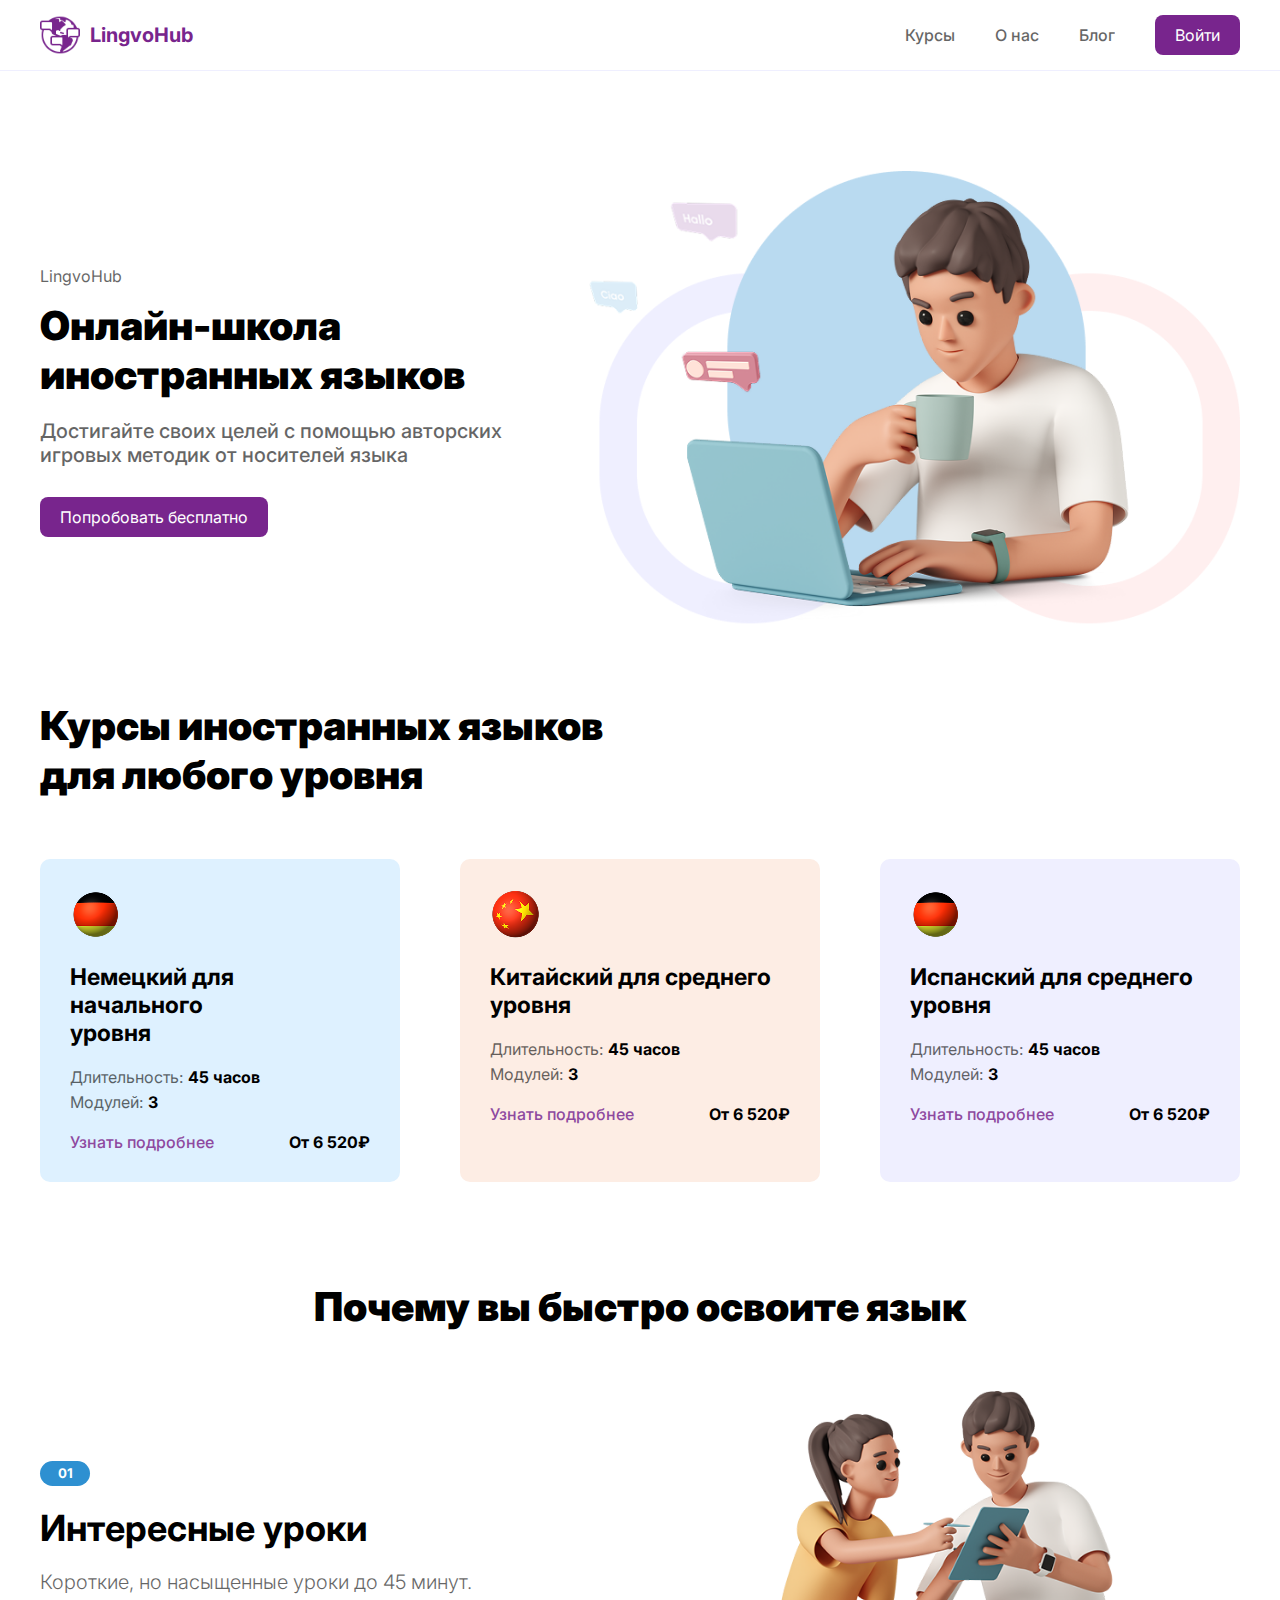
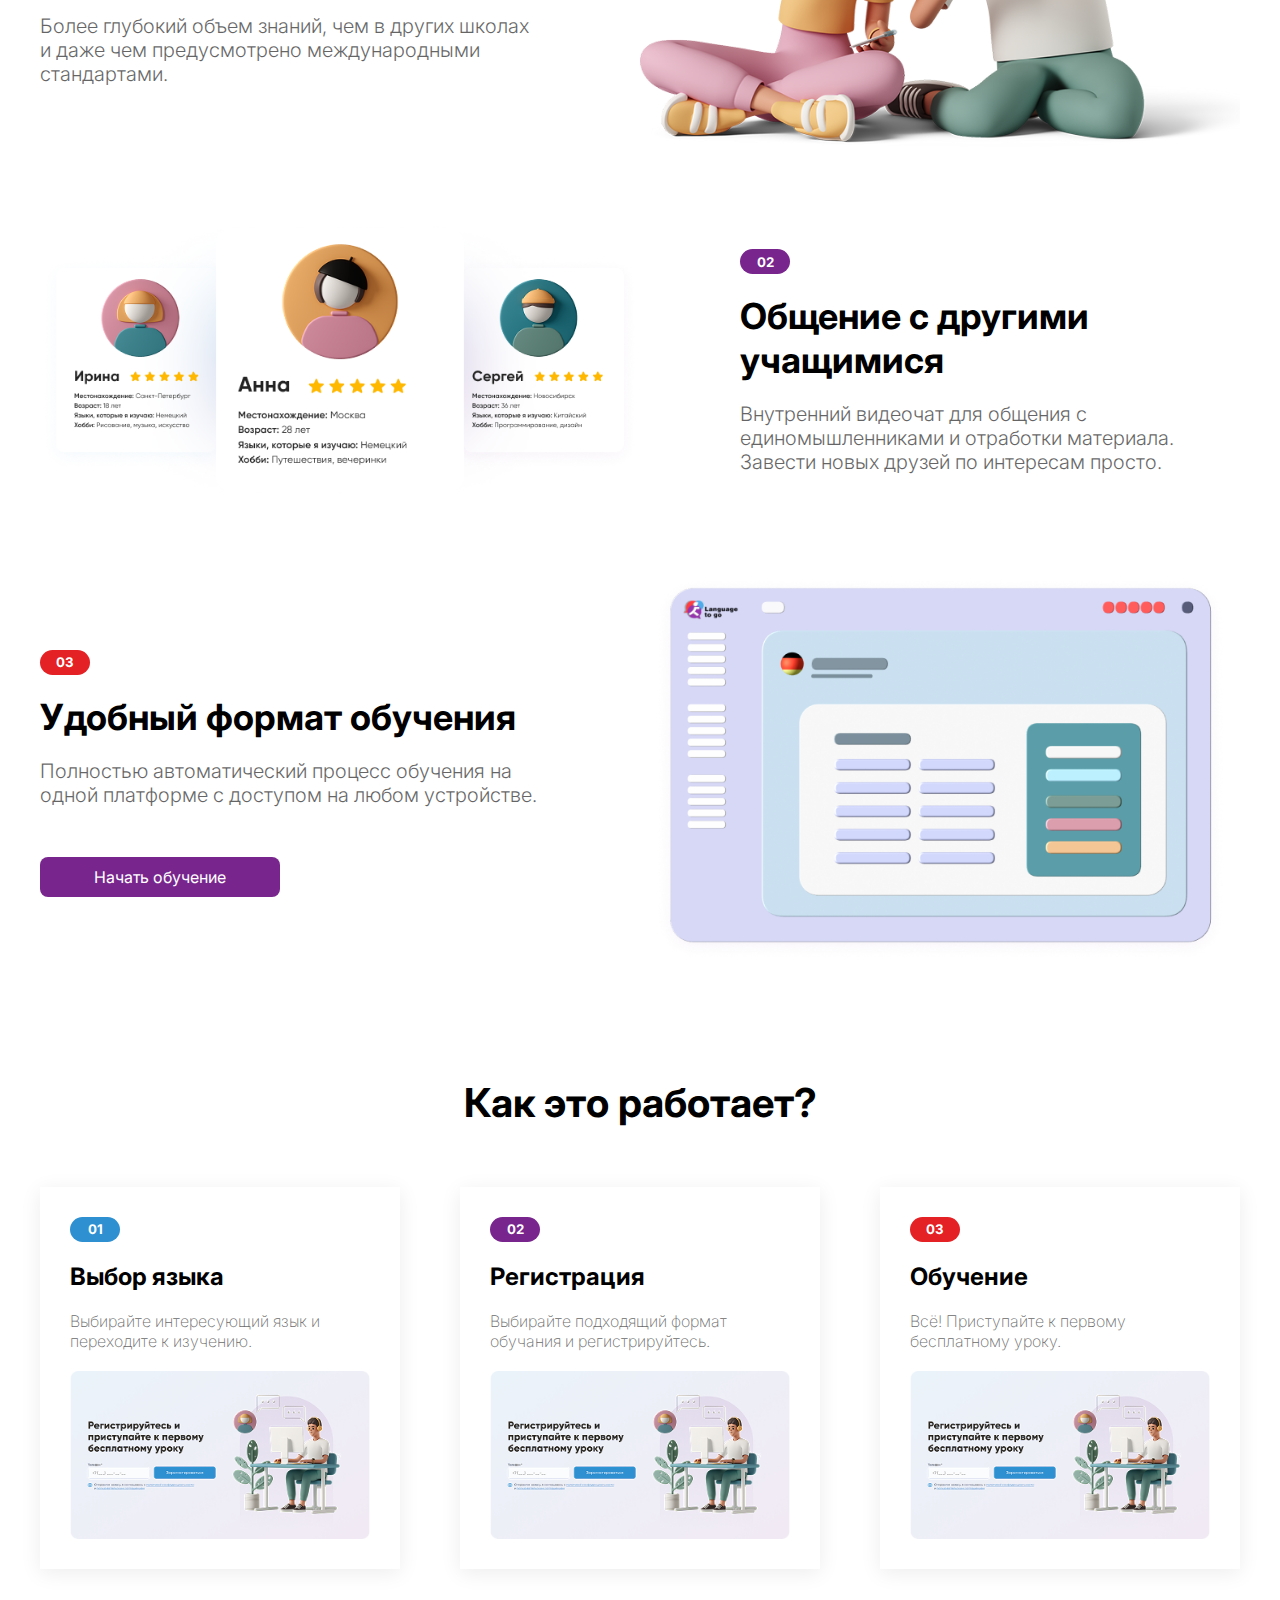
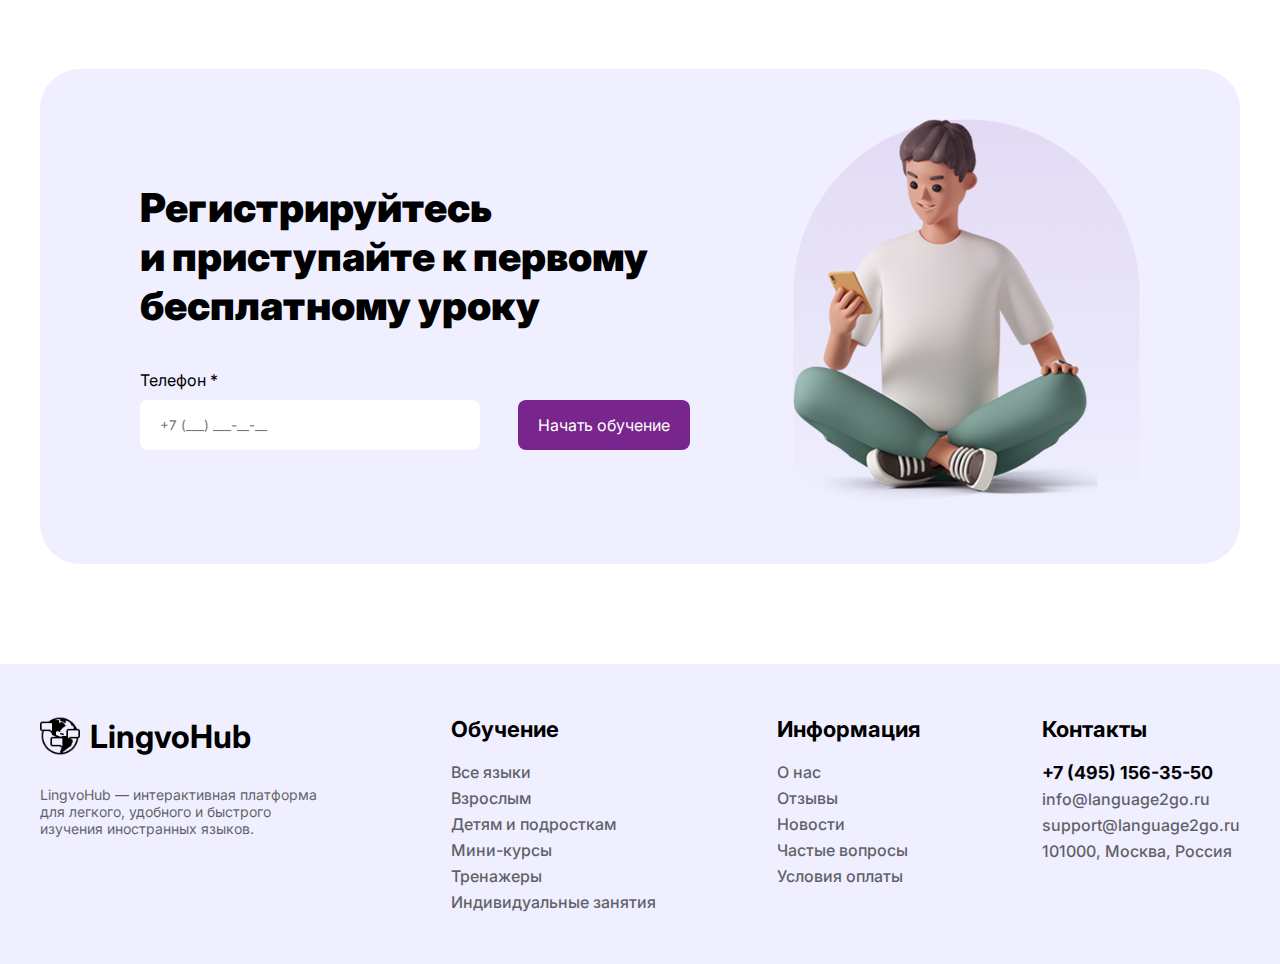
<file: index.html>
<!DOCTYPE html>
<html lang="en">
  <head>
    <meta charset="UTF-8" />
    <meta name="viewport" content="width=device-width, initial-scale=1.0" />
    <link rel="stylesheet" href="style.css" />
    <link rel="preconnect" href="https://fonts.googleapis.com" />
    <link rel="preconnect" href="https://fonts.gstatic.com" crossorigin />
    <link
      href="https://fonts.googleapis.com/css2?family=Inter:ital,opsz,wght@0,14..32,100..900;1,14..32,100..900&family=Manrope:wght@200..800&family=Playfair+Display:ital,wght@0,400..900;1,400..900&family=Roboto:ital,wght@0,100..900;1,100..900&family=Shantell+Sans:ital,wght@0,300..800;1,300..800&display=swap"
      rel="stylesheet"
    />
    <link rel="icon" href="images/logo.png" type="image/x-icon" />
    <title>LingvoHub</title>
  </head>
  <body>
    <header>
      <div class="header-wrapper">
        <a href="index.html">
          <div class="logo">
            <img src="images/logo.png" alt="" />
            <h1>LingvoHub</h1>
          </div>
        </a>

        <div class="menu">
          <ul class="menu-links">
            <li><a class="link-word" href="courses.html">Курсы</a></li>
            <li><a class="link-word" href="about-us.html">О нас</a></li>
            <li><a class="link-word" href="blog.html">Блог</a></li>
            <li><a class="button-header" href="enter.html">Войти</a></li>
          </ul>
        </div>
      </div>
    </header>

    <section class="section1">
      <div class="wrapper1">
        <div class="text-block">
          <p class="p-name">LingvoHub</p>
          <h1>
            Онлайн-школа <br />
            иностранных языков
          </h1>
          <p class="p-achive">
            Достигайте своих целей с помощью авторских игровых методик от
            носителей языка
          </p>
          <a href="enter.html" class="sec1-button">Попробовать бесплатно</a>
        </div>
        <div class="img-block">
          <img src="images/person.png" alt="" />
        </div>
      </div>
    </section>

    <section class="section2">
      <div class="wrapper2">
        <h1>
          Курсы иностранных языков<br />
          для любого уровня
        </h1>
        <div class="card-flex">
          <div class="card card1">
            <img src="images/german.png" alt="" />
            <h4>Немецкий для начального<br />уровня</h4>
            <div class="how-long-p">
              <p>Длительность:</p>
              <span>45 часов</span>
            </div>
            <div class="how-long-p">
              <p>Модулей:</p>
              <span>3</span>
            </div>

            <div class="more-flex">
              <div class="more">
                <a href="courses.html">Узнать подробнее</a>
              </div>
              <div class="cost">От 6 520₽</div>
            </div>
          </div>

          <div class="card card2">
            <img src="images/china.png" alt="" />
            <h4>Китайский для среднего<br />уровня</h4>
            <div class="how-long-p">
              <p>Длительность:</p>
              <span>45 часов</span>
            </div>
            <div class="how-long-p">
              <p>Модулей:</p>
              <span>3</span>
            </div>

            <div class="more-flex">
              <div class="more">
                <a href="courses.html">Узнать подробнее</a>
              </div>
              <div class="cost">От 6 520₽</div>
            </div>
          </div>
          <div class="card card3">
            <img src="images/german.png" alt="" />
            <h4>Испанский для среднего<br />уровня</h4>
            <div class="how-long-p">
              <p>Длительность:</p>
              <span>45 часов</span>
            </div>
            <div class="how-long-p">
              <p>Модулей:</p>
              <span>3</span>
            </div>

            <div class="more-flex">
              <div class="more">
                <a href="courses.html">Узнать подробнее</a>
              </div>
              <div class="cost">От 6 520₽</div>
            </div>
          </div>
        </div>
      </div>
    </section>

    <section class="section3">
      <div class="wrapper3">
        <h1>Почему вы быстро освоите язык</h1>
        <div class="plus-flex">
          <div class="plus-txt">
            <h5 style="background-color: #2e90d1">01</h5>
            <h4>Интересные уроки</h4>
            <p>Короткие, но насыщенные уроки до 45 минут.</p>
            <p>
              Более глубокий объем знаний, чем в других школах и даже чем
              предусмотрено международными стандартами.
            </p>
          </div>
          <div class="plus-img">
            <img src="images/guys_wtih_tablet.png" alt="" />
          </div>
        </div>
        <div class="plus-flex2">
          <div class="plus-txt">
            <h5 style="background-color: #78258d">02</h5>
            <h4>
              Общение с другими <br />
              учащимися
            </h4>
            <p>
              Внутренний видеочат для общения с единомышленниками и отработки
              материала. Завести новых друзей по интересам просто.
            </p>
          </div>
          <div class="plus-img">
            <img src="images/comments.png" alt="" />
          </div>
        </div>
        <div class="plus-flex3">
          <div class="plus-txt">
            <h5 style="background-color: #e42125">03</h5>
            <h4>Удобный формат обучения</h4>
            <p>
              Полностью автоматический процесс обучения на одной платформе с
              доступом на любом устройстве.
            </p>

            <a href="enter.html" class="button">Начать обучение</a>
          </div>
          <div class="plus-img">
            <img src="images/screen.png" alt="" />
          </div>
        </div>
      </div>
    </section>

    <section class="section4">
      <div class="wrapper4">
        <h1>Как это работает?</h1>
        <div class="how-it-works-flex">
          <div class="how-it-works-card">
            <h5 style="background-color: #2e90d1">01</h5>
            <h4>Выбор языка</h4>
            <p>Выбирайте интересующий язык и переходите к изучению.</p>

            <img src="images/how-it-works.png" alt="" />
          </div>
          <div class="how-it-works-card">
            <h5 style="background-color: #78258d">02</h5>
            <h4>Регистрация</h4>
            <p>Выбирайте подходящий формат обучания и регистрируйтесь.</p>

            <img src="images/how-it-works.png" alt="" />
          </div>
          <div class="how-it-works-card">
            <h5 style="background-color: #e42125">03</h5>
            <h4>Обучение</h4>
            <p>Всё! Приступайте к первому бесплатному уроку.</p>

            <img src="images/how-it-works.png" alt="" />
          </div>
        </div>
      </div>
    </section>

    <section class="section5">
      <div class="wrapper5">
        <div class="registration-block">
          <div class="reg-txt-block">
            <h1>Регистрируйтесь и приступайте к первому бесплатному уроку</h1>
            <label for="tel">Телефон *</label>
            <div class="phone-reg-flex">
              <div class="reg-input">
                <input type="tel" placeholder="+7 (___) ___-__-__" />
              </div>
              <div class="reg-btn">
                <a href="registration.html" class="button2">Начать обучение</a>
              </div>
            </div>
          </div>
          <div class="reg-img-block">
            <img src="images/person_with_gradient.png" alt="" />
          </div>
        </div>
      </div>
    </section>

    <footer>
      <div class="footer-inner">
        <div class="footer-logo-wrapper">
          <a href="">
            <div class="footer-logo">
              <img src="images/logo-footer.png" alt="" />
              <h1>LingvoHub</h1>
            </div>
          </a>

          <div class="footer-logo-txt">
            <p>
              LingvoHub — интерактивная платформа для легкого, удобного и
              быстрого изучения иностранных языков.
            </p>
          </div>
        </div>

        <div class="study">
          <h1>Обучение</h1>
          <ul>
            <li><a href="#">Все языки</a></li>
            <li><a href="#">Взрослым</a></li>
            <li><a href="#">Детям и подросткам</a></li>
            <li><a href="#">Мини-курсы</a></li>
            <li><a href="#">Тренажеры</a></li>
            <li><a href="#">Индивидуальные занятия</a></li>
          </ul>
        </div>
        <div class="info">
          <h1>Информация</h1>
          <ul>
            <li><a href="#">О нас</a></li>
            <li><a href="#">Отзывы</a></li>
            <li><a href="#">Новости</a></li>
            <li><a href="#">Частые вопросы</a></li>
            <li><a href="#">Условия оплаты</a></li>
          </ul>
        </div>
        <div class="contacts">
          <h1>Контакты</h1>
          <ul>
            <li>
              <a
                style="
                  font-weight: bold;
                  opacity: 1;
                  font-size: 18px;
                  margin-bottom: 20px;
                "
                href="tel:+74951563550"
                >+7 (495) 156-35-50</a
              >
            </li>
            <li>
              <a href="mailto:info@language2go.ru">info@language2go.ru</a>
            </li>
            <li>
              <a href="mailto:support@language2go.ru">support@language2go.ru</a>
            </li>
            <li><a href="#">101000, Москва, Россия</a></li>
          </ul>
        </div>
      </div>
    </footer>
  </body>
</html>
</file>
<file: style.css>
* {
  margin: 0;
  padding: 0;
  font-family: "Inter";
  scroll-behavior: smooth;
}

body {
  background-color: #fff;
}
a {
  text-decoration: none;
}

header {
  display: flex;
  width: 100%;
  justify-content: center;
  border-bottom: 1px solid #efefff;
}
.header-wrapper {
  display: flex;
  align-items: center;
  width: 1200px;
  justify-content: space-between;
  margin: 15px 0px;
}

.logo {
  display: flex;
  align-items: center;
  gap: 10px;
}

.logo h1 {
  font-size: 20px;
  color: #78258d;
}

.logo img {
  width: 40px;
}

.menu-links {
  display: flex;
  list-style-type: none;
  gap: 40px;
  font-size: 16px;
  font-weight: 400;
  align-items: center;
}

.link-word {
  color: #000;
  opacity: 0.6;
  transition: all 150ms ease-in;
  font-weight: 500;
}
.link-word:hover {
  opacity: 1;
}

.menu-links a {
  text-decoration: none;
  transition: all 150ms ease-in;
}

.button-header,
.sec1-button,
.button {
  background-color: #78258d;
  color: #fff;
  padding: 10px 20px;
  border-radius: 8px;
  display: inline-block;
  transition: all 200ms ease-in-out;
}

.button-header:hover,
.sec1-button:hover,
.button:hover,
.button2:hover {
  background-color: #a431c1;
}

.section1,
.section2,
.section3,
.section4,
.section5 {
  display: flex;
  justify-content: center;
}

.section1 {
  margin-top: 100px;
}
.wrapper1 {
  display: flex;
  align-items: center;
  width: 1200px;
}

.p-name {
  margin-bottom: 15px;
  opacity: 0.6;
  font-weight: 400;
  font-size: 16px;
}
.text-block h1 {
  margin-bottom: 20px;
  font-weight: 900;
  font-size: 40px;
}

.p-achive {
  opacity: 0.6;
  font-weight: 500;
  font-size: 20px;
}
.sec1-button {
  margin-top: 30px;
}

.img-block img {
  width: 700px;
}
.section2 {
  margin-top: 70px;
  margin-bottom: 100px;
}
.wrapper2 {
  align-items: center;
  width: 1200px;
}
.wrapper2 h1 {
  font-weight: 900;
  font-size: 40px;
  margin-bottom: 60px;
}
.card-flex {
  display: flex;
  justify-content: space-between;
}
.card img {
  margin-bottom: 20px;
}

.card {
  border-radius: 10px;
  padding: 30px;
  transition: all 200ms ease-in-out;
  width: 300px;
}

.card h4 {
  font-weight: 700;
  font-size: 23px;
  margin-bottom: 20px;
}

.card p {
  font-size: 16px;
  opacity: 0.6;
  font-weight: 400;
}

.card span {
  font-weight: bold;
  opacity: 1;
}

.how-long-p {
  display: flex;
  align-items: baseline;
  gap: 5px;
  margin-top: 5px;
}

.more-flex {
  margin-top: 20px;
  display: flex;
  justify-content: space-between;
}

.more a {
  color: #8e49a0;
  font-weight: 500;
  font-size: 16px;
}

.cost {
  font-weight: bold;
}

.card1 {
  background-color: #def1ff;
}

.card1:hover {
  background-color: #cfebff;
  box-shadow: 0px 8px 10px rgba(0, 0, 0, 0.171);
}
.card2 {
  background-color: #fdede4;
}

.card2:hover {
  background-color: #ffe0cd;
  box-shadow: 0px 8px 10px rgba(0, 0, 0, 0.171);
}

.card3 {
  background-color: #efefff;
}

.card3:hover {
  background-color: #dcdcfb;
  box-shadow: 0px 8px 10px rgba(0, 0, 0, 0.171);
}

.card1:hover .more a {
  color: #a431c1;
}

.wrapper3 {
  width: 1200px;
  display: flex;
  flex-direction: column;
  gap: 60px;
}

.wrapper3 h1 {
  font-weight: 900;
  font-size: 40px;

  text-align: center;
}

.plus-flex,
.plus-flex3 {
  display: flex;
  align-items: center;
  justify-content: space-between;
}

.plus-flex2 {
  display: flex;
  flex-direction: row-reverse;
  align-items: center;
  justify-content: space-between;
}

.plus-txt {
  display: flex;
  flex-direction: column;
  gap: 20px;
}

.plus-txt h5 {
  display: flex;
  color: #fff;

  width: 50px;
  height: 25px;
  align-items: center;
  justify-content: center;
  border-radius: 15px;
}

.plus-txt h4 {
  font-weight: 700;
  font-size: 36px;
}

.plus-txt p {
  font-weight: 300;
  font-size: 20px;
  opacity: 0.6;
  width: 500px;
}

.plus-img img {
  width: 600px;
}

.button {
  width: 200px;
  text-align: center;
  margin-top: 30px;
}

.section4 {
  margin-top: 100px;
}

.wrapper4 {
  width: 1200px;
}

.wrapper4 h1 {
  font-weight: bold;
  font-size: 40px;
  margin-bottom: 60px;
  text-align: center;
}

.how-it-works-flex {
  display: flex;
  justify-content: space-between;
}

.how-it-works-card {
  display: flex;
  flex-direction: column;
  gap: 20px;
  padding: 30px;
  width: 300px;
  box-shadow: 0px 4px 20px 0px #ededed;
}

.how-it-works-card h5 {
  display: flex;
  color: #fff;
  width: 50px;
  height: 25px;
  align-items: center;
  justify-content: center;
  border-radius: 15px;
}
.how-it-works-card h4 {
  font-weight: 700;
  font-size: 24px;
}

.how-it-works-card p {
  font-weight: 200;
  font-size: 16px;
  opacity: 0.6;
}

.how-it-works-card img {
  width: 100%;
}

.section5 {
  margin: 100px 0px;
}

.wrapper5 {
  width: 1200px;
}

.registration-block {
  align-items: center;
  justify-content: space-between;
  display: flex;
  background-color: #efefff;
  padding: 50px 100px;
  border-radius: 40px;
}

.reg-txt-block h1 {
  font-weight: 900;
  font-size: 40px;
  width: 550px;
  margin-bottom: 40px;
}

.phone-reg-flex {
  display: flex;
  align-items: center;
  justify-content: space-between;
}
label {
  display: block;
  margin-bottom: 10px;
}

.button2 {
  text-align: center;
}
.button2 {
  background-color: #78258d;
  color: #fff;
  padding: 15px 20px;
  border-radius: 8px;
  display: inline-block;
  transition: all 200ms ease-in-out;
}

.reg-input input {
  width: 300px;
  height: 50px;
  border-radius: 8px;
  border: none;
  padding: 0px 20px;
  transition: all 200ms ease-in-out;
}

.reg-input input:focus {
  border: none;
  outline: none;
  box-shadow: 0px 0px 5px #78258d;
}

footer {
  background-color: #efefff;
  display: flex;
  justify-content: center;
  height: 300px;
  align-items: center;
}
.footer-inner {
  display: flex;
  justify-content: space-between;
  width: 1200px;
}

.footer-logo {
  display: flex;
  align-items: center;
  gap: 10px;
  margin-bottom: 30px;
}
.footer-logo img {
  width: 40px;
}
.footer-logo h1 {
  color: #000;
}

.footer-inner li {
  list-style-type: none;
}

.footer-inner h1 {
  color: #000;
}

.footer-inner a {
  color: #000;
}

.footer-logo-txt p {
  width: 290px;
  font-size: 14px;
  color: #000;
  font-weight: 400;
  opacity: 0.6;
}

.study h1,
.info h1,
.contacts h1 {
  font-weight: 700;
  font-size: 22px;
  margin-bottom: 20px;
}

.study a,
.info a,
.contacts a {
  font-weight: 500;
  font-size: 16px;
  opacity: 0.6;
  transition: all 200ms ease-in-out;
}

.study a:hover,
.info a:hover,
.contacts a:hover {
  opacity: 1;
}

.study ul,
.info ul,
.contacts ul {
  display: flex;
  flex-direction: column;
  gap: 6px;
}

.card-link {
  display: block;
  text-decoration: none;
  color: inherit;
  padding: 0;
  margin: 0;
}
</file>
